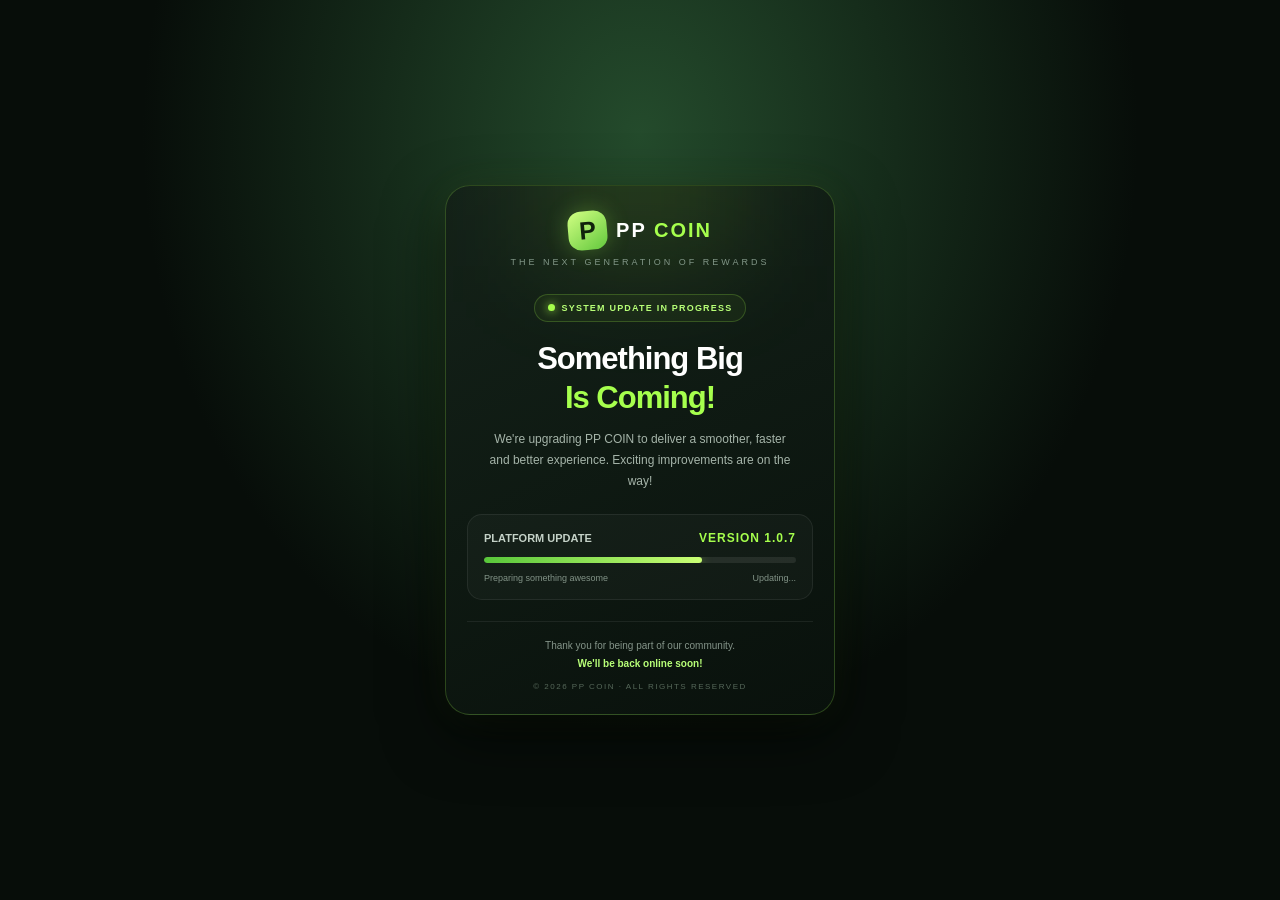
<file: index.html>
<!DOCTYPE html>
<html lang="en">
<head>
<meta charset="UTF-8">
<meta name="viewport" content="width=device-width,initial-scale=1">
<meta name="theme-color" content="#07110d">
<title>PP COIN | Update</title>

<style>
*{margin:0;padding:0;box-sizing:border-box}
body{
 min-height:100vh;
 display:flex;align-items:center;justify-content:center;
 padding:14px;
 background:
 radial-gradient(ellipse at 50% 15%,#244b2c 0%,transparent 55%),
 #070d09;
 color:#fff;
 font-family:Inter,Arial,sans-serif;
}
.card{
 width:100%;max-width:390px;
 padding:25px 21px 20px;
 border:1px solid #a6ff4d38;
 border-radius:25px;
 background:linear-gradient(155deg,#142219,#09110c);
 box-shadow:0 20px 60px #0009,0 0 35px #a6ff4d12;
 text-align:center;
 position:relative;overflow:hidden;
}
.card:before{
 content:"";position:absolute;
 width:200px;height:200px;
 top:-120px;left:50%;
 transform:translateX(-50%);
 background:#a6ff4d20;
 filter:blur(55px);
}
.brand{
 position:relative;
 display:flex;align-items:center;
 justify-content:center;gap:9px;
}
.logo{
 width:39px;height:39px;
 border-radius:13px;
 display:grid;place-items:center;
 background:linear-gradient(145deg,#d2ff83,#63c83d);
 color:#10210c;
 font-family:Arial,sans-serif;
 font-size:25px;font-weight:900;
 box-shadow:0 0 22px #a6ff4d45;
 transform:rotate(-5deg);
}
.brand-name{
 font-size:20px;font-weight:900;
 letter-spacing:2px;
}
.brand-name span{color:#a6ff4d}
.tagline{
 position:relative;margin-top:7px;
 font-size:9px;letter-spacing:3px;
 color:#819687;
}
.status{
 display:inline-flex;align-items:center;
 gap:7px;margin-top:27px;
 padding:8px 13px;
 border:1px solid #a6ff4d35;
 border-radius:30px;
 background:#a6ff4d0c;
 color:#b8ff78;
 font-size:9px;font-weight:800;
 letter-spacing:1.2px;
}
.dot{
 width:7px;height:7px;border-radius:50%;
 background:#a6ff4d;
 box-shadow:0 0 10px #a6ff4d;
 animation:pulse 1.3s infinite;
}
h1{
 margin-top:19px;
 font-size:31px;line-height:1.15;
 letter-spacing:-1px;
}
h1 span{
 display:block;color:#a6ff4d;
 margin-top:4px;
}
.description{
 max-width:310px;margin:13px auto 0;
 font-size:12px;line-height:1.75;
 color:#a5b4a9;
}
.update{
 margin-top:22px;padding:16px;
 text-align:left;
 border:1px solid #ffffff13;
 border-radius:15px;
 background:#ffffff07;
}
.update-head{
 display:flex;justify-content:space-between;
 align-items:center;margin-bottom:12px;
 font-size:11px;font-weight:700;
 color:#c4d1c7;
}
.version{
 color:#a6ff4d;
 font-size:12px;letter-spacing:1px;
}
.track{
 height:6px;border-radius:20px;
 background:#ffffff15;overflow:hidden;
}
.bar{
 width:70%;height:100%;
 border-radius:20px;
 background:linear-gradient(90deg,#58c63a,#caff75);
 box-shadow:0 0 12px #a6ff4d70;
 animation:progress 2s ease-in-out infinite alternate;
}
.update-bottom{
 display:flex;justify-content:space-between;
 margin-top:10px;
 font-size:9px;color:#829387;
}
.footer{
 margin-top:21px;padding-top:15px;
 border-top:1px solid #ffffff12;
 font-size:10px;line-height:1.8;
 color:#849489;
}
.footer strong{color:#b8ff78}
.copyright{
 margin-top:7px;
 color:#56685a;font-size:8px;
 letter-spacing:1.5px;
}
@keyframes pulse{50%{opacity:.3;transform:scale(.75)}}
@keyframes progress{from{width:48%}to{width:78%}}
</style>
</head>

<body>
<main class="card">

 <header class="brand">
  <div class="logo">P</div>
  <div class="brand-name">PP <span>COIN</span></div>
 </header>

 <div class="tagline">THE NEXT GENERATION OF REWARDS</div>

 <div class="status">
  <span class="dot"></span>
  SYSTEM UPDATE IN PROGRESS
 </div>

 <h1>
  Something Big
  <span>Is Coming!</span>
 </h1>

 <p class="description">
  We're upgrading PP COIN to deliver a smoother,
  faster and better experience. Exciting improvements
  are on the way!
 </p>

 <section class="update">
  <div class="update-head">
   <span>PLATFORM UPDATE</span>
   <span class="version">VERSION 1.0.7</span>
  </div>

  <div class="track">
   <div class="bar"></div>
  </div>

  <div class="update-bottom">
   <span>Preparing something awesome</span>
   <span>Updating...</span>
  </div>
 </section>

 <footer class="footer">
  Thank you for being part of our community.<br>
  <strong>We'll be back online soon!</strong>

  <div class="copyright">
   © 2026 PP COIN · ALL RIGHTS RESERVED
  </div>
 </footer>

</main>
</body>
</html>
</file>
